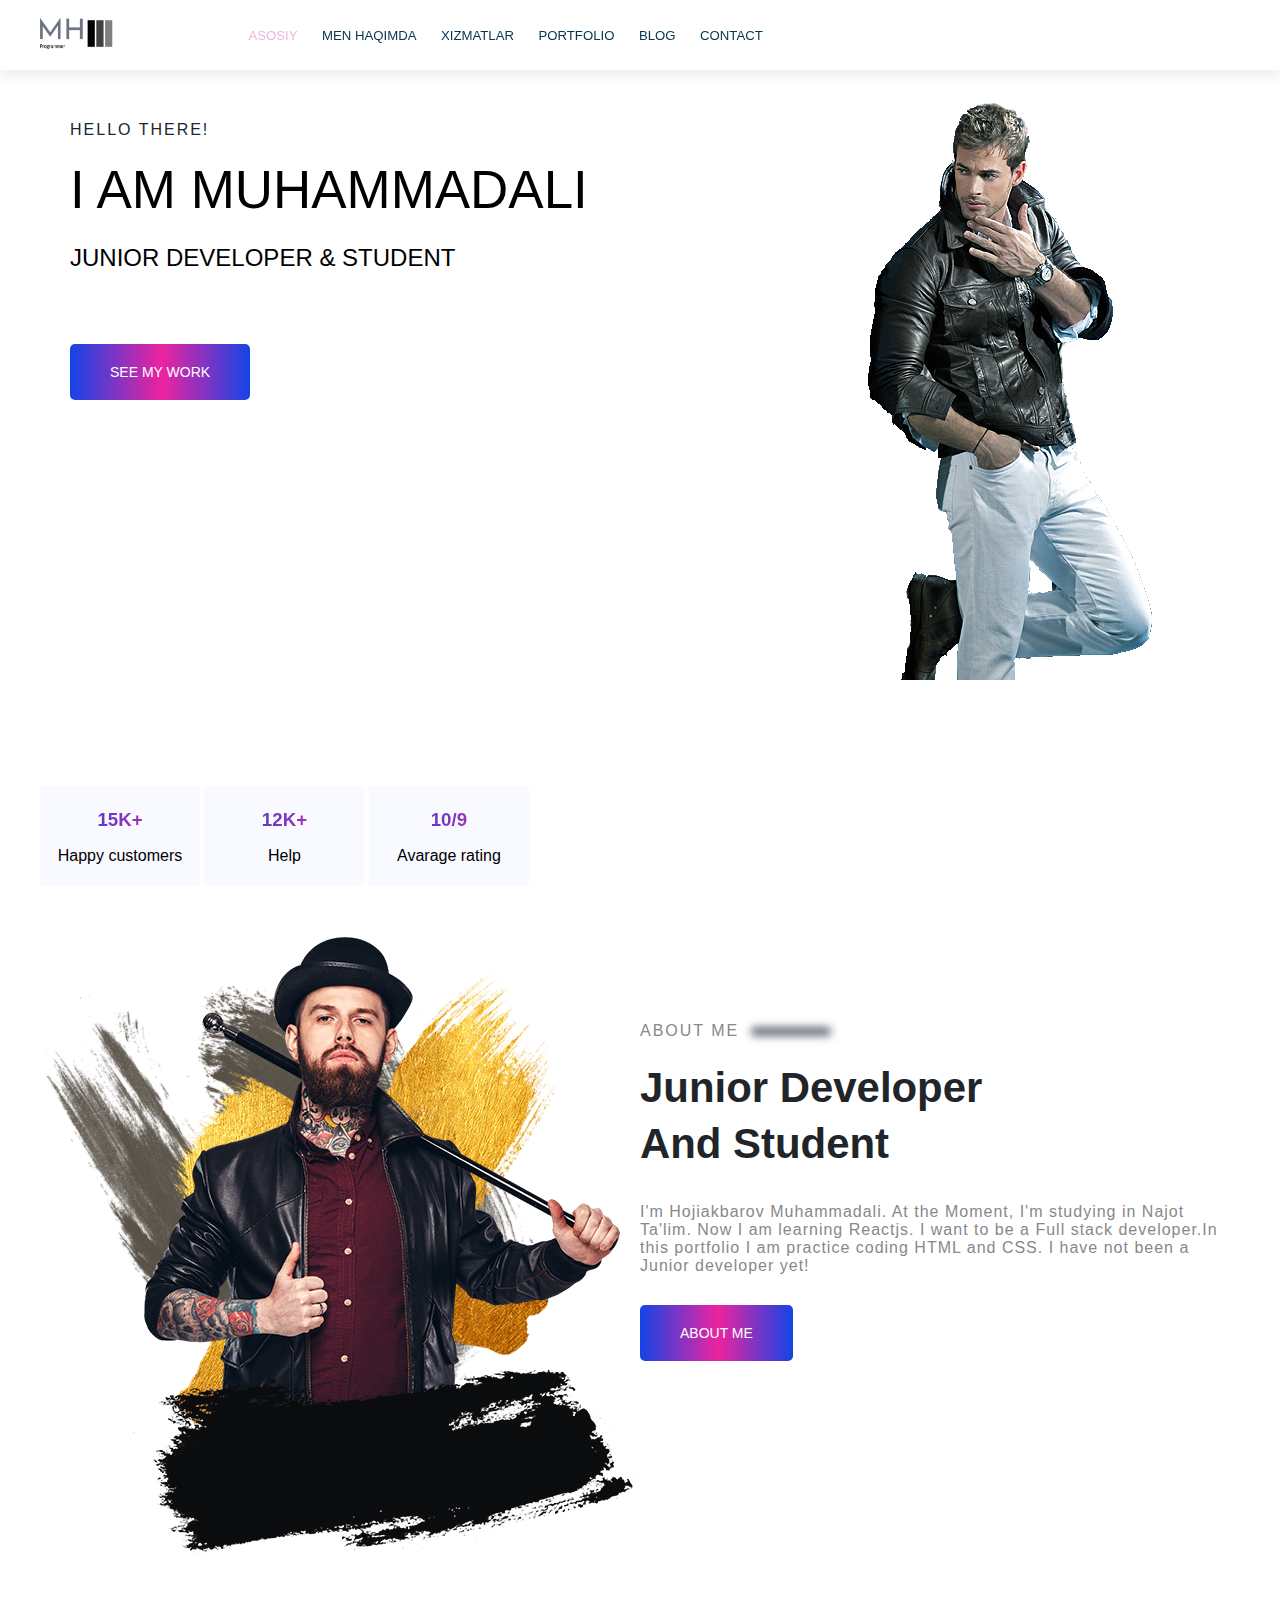
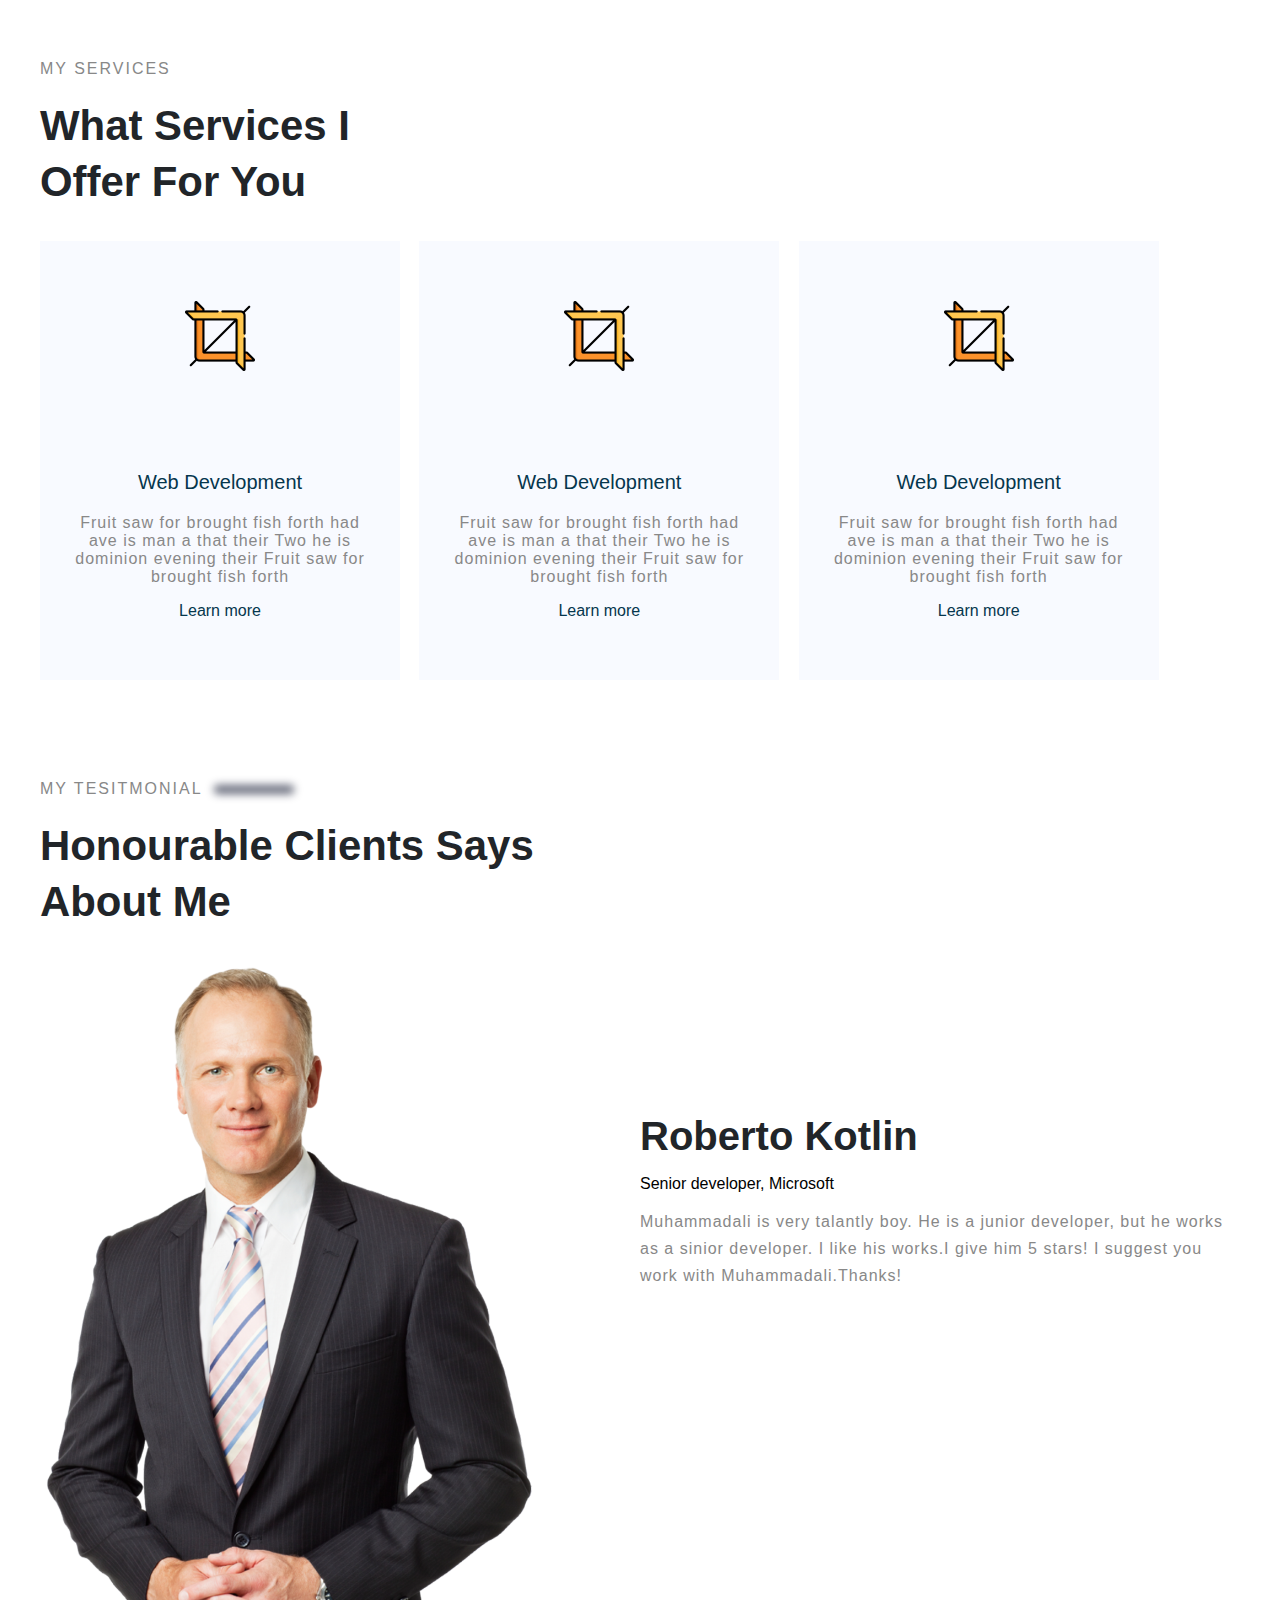
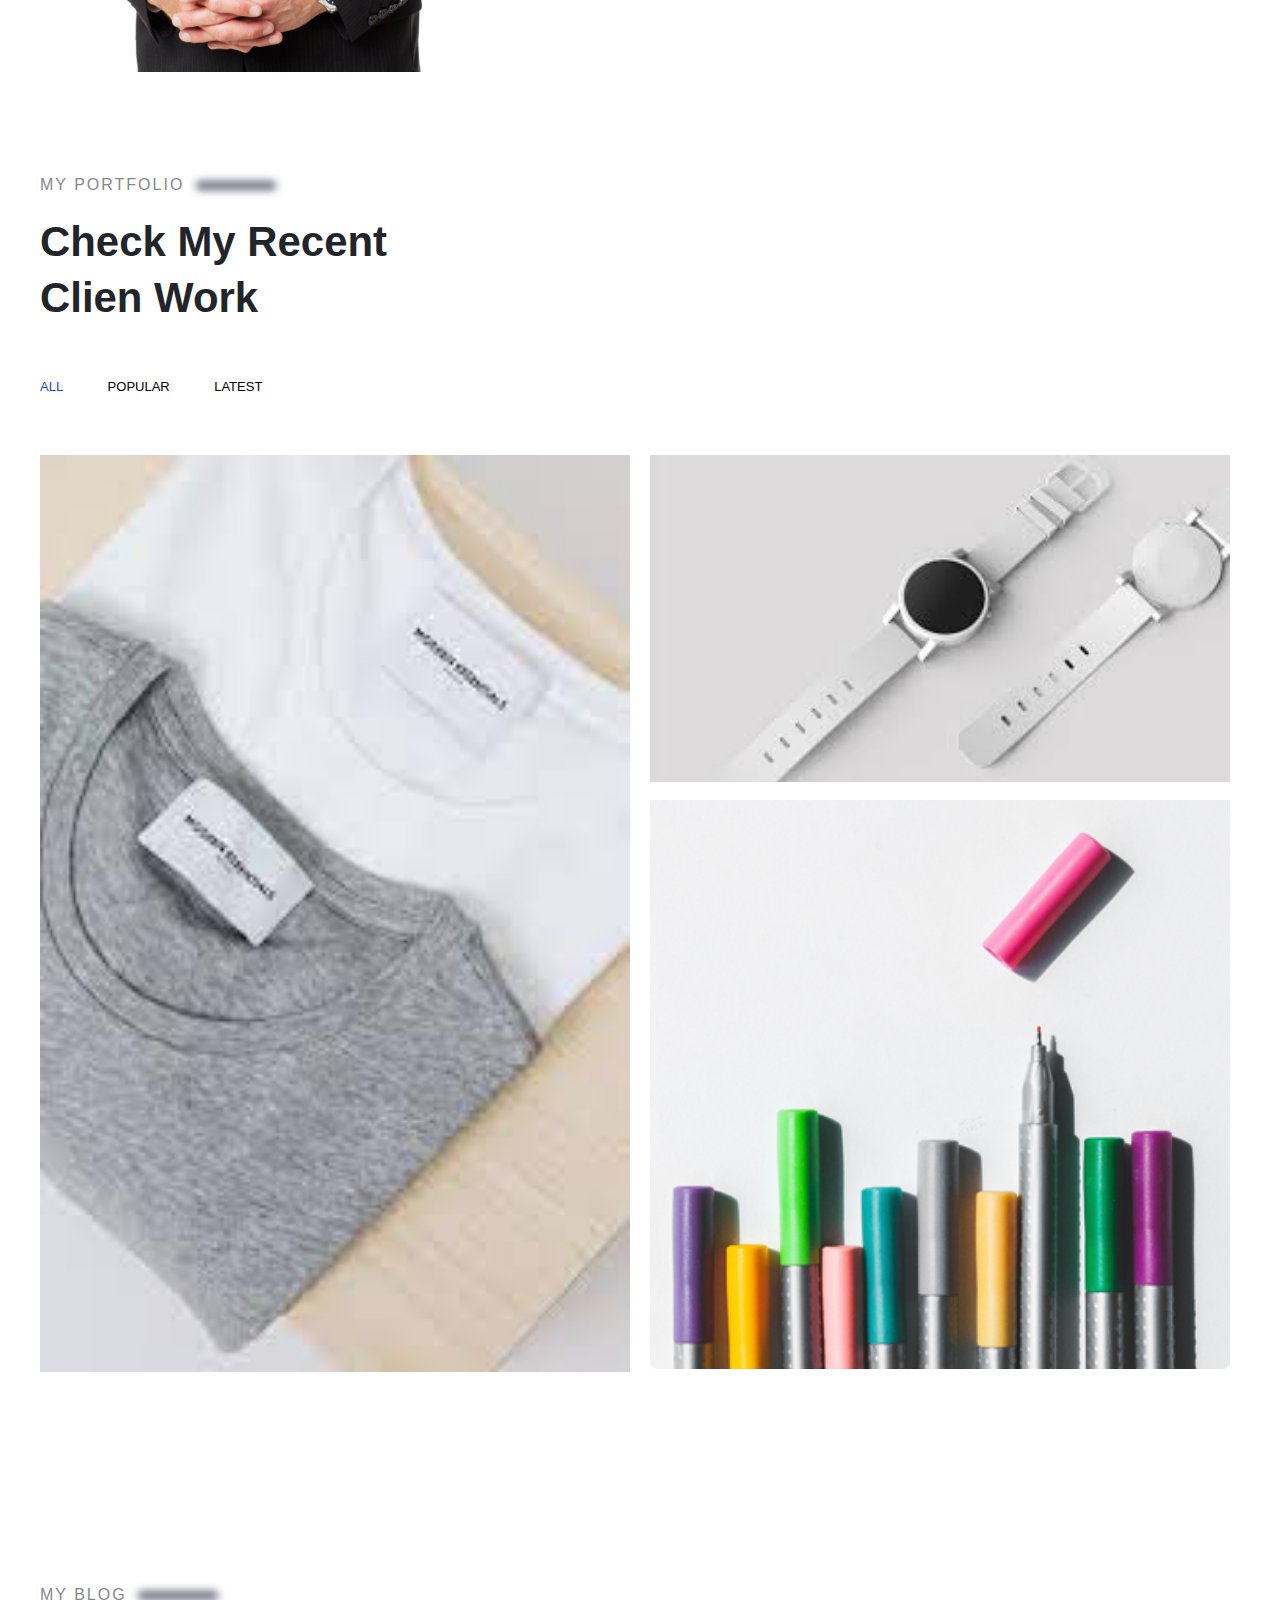
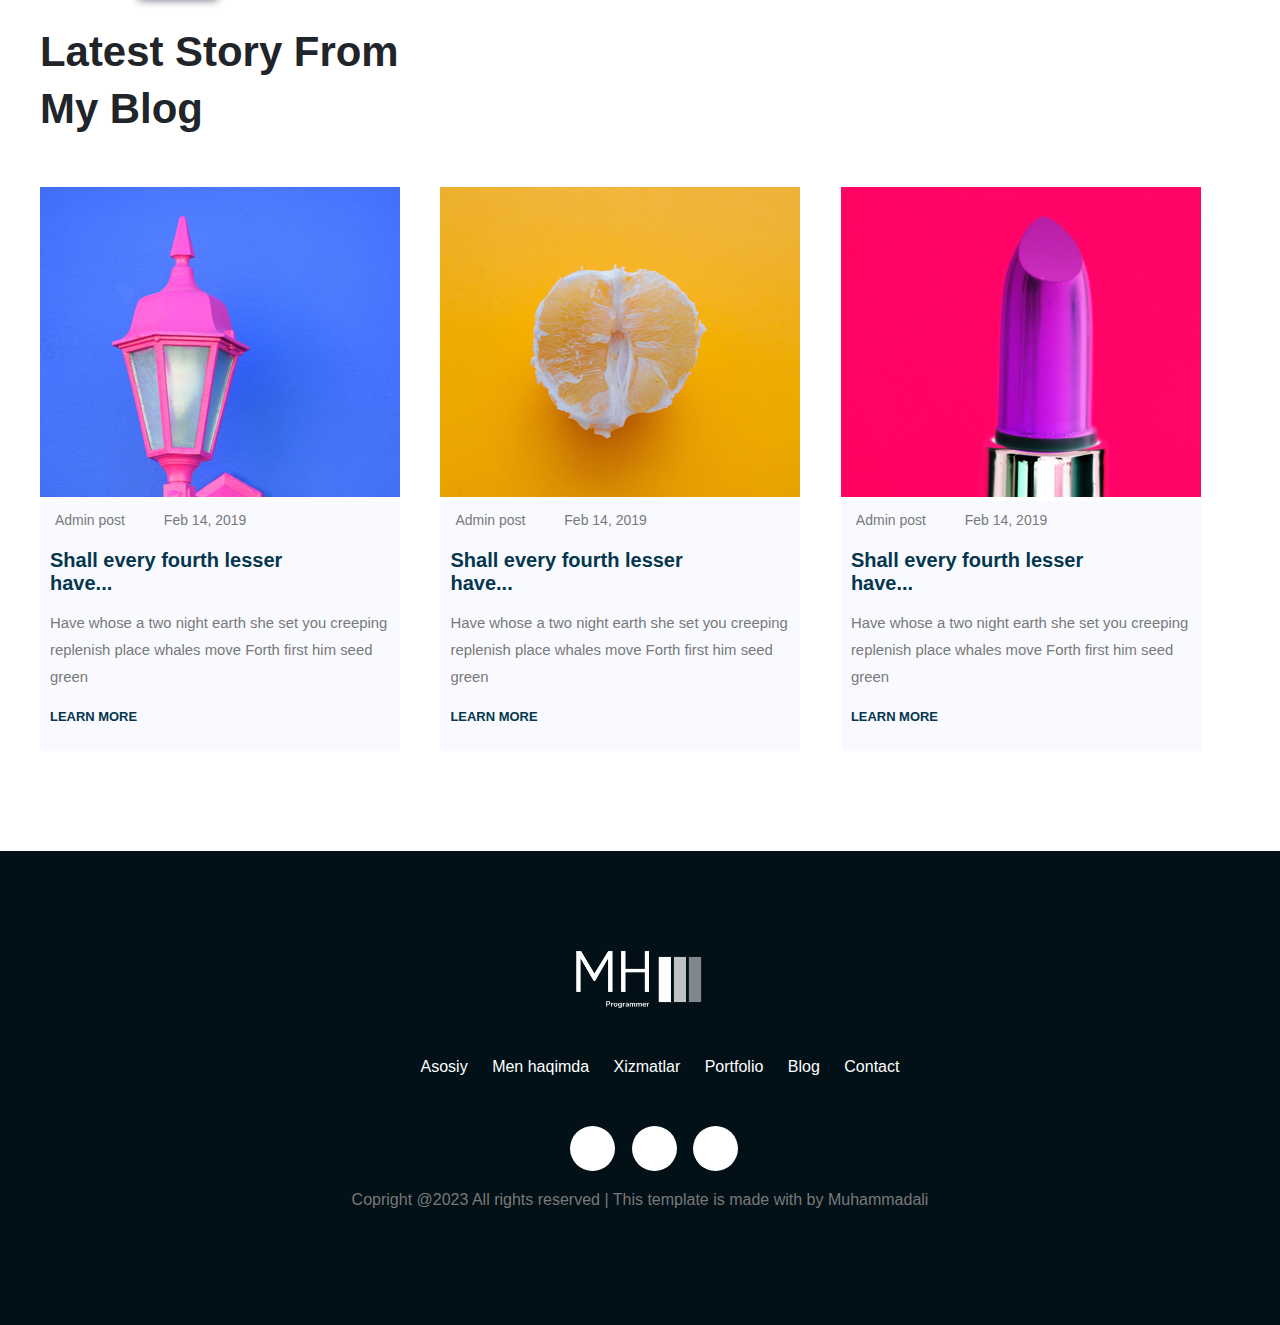
<file: index.html>
<!DOCTYPE html>
<html>
    <head>
        <meta name="viewport" content="width=device-width, initial-scale=1.0">
        <title>Portfolio</title>
        <link rel="stylesheet" href="./css_files/main.css">
        <link rel="stylesheet" href="./css_files/shared.css">
        <link rel="stylesheet" href="https://cdnjs.cloudflare.com/ajax/libs/font-awesome/5.15.2/css/all.min.css" integrity="sha512-HK5fgLBL+xu6dm/Ii3z4xhlSUyZgTT9tuc/hSrtw6uzJOvgRr2a9jyxxT1ely+B+xFAmJKVSTbpM/CuL7qxO8w==" crossorigin="anonymous" referrerpolicy="no-referrer" />
    </head>
    <body>
        <!-- Header section-->
       
        <header class="main-header">
            <div class="conteiner">
                <div class="main-header__brand">
                    <a href="./index.html" >
                        <img src="./images/mh-high-resolution-logo-color-on-transparent-background.png" alt="logo">
                    </a>
                </div>
               
                <nav class="main-navigation">
                    <ul class="main-navigation__items">
                        <li class="main-navigation__item active">
                            <a href="./index.html">Asosiy</a>
                        </li>
                        <li  class="main-navigation__item">
                            <a href="#">Men haqimda</a>
                        </li>
                        <li class="main-navigation__item">
                            <a href="#">Xizmatlar</a>
                        </li>
                        <li  class="main-navigation__item">
                            <a href="#">Portfolio</a>
                        </li>
                        <li  class="main-navigation__item">
                            <a href="#">Blog</a>
                        </li>
                        <li  class="main-navigation__item">
                            <a href="./contact.html">Contact</a>
                        </li>
                    </ul>
                </nav>
            </div>
        </header>
        
        <!-- /Header section-->

        <!-- Main section-->
        <div class="conteiner">  
         <section id="main-section" class="main-section">
            <div class="main-section__info">
                <h4 class="main-section__welcome to-uppercase">Hello there!</h4>
                <h1 class="main-section__introduction to-uppercase">I am Muhammadali</h1>
                <h3 class="main-section__position to-uppercase">Junior developer & student</h3>
                <div class="main-section__social-networks">
                    <a href="https://t.me/Odinokiy_Volk006">
                        <i class="fab fa-telegram"></i>
                    </a>
                    <a href="https://instagram.com/muhammad.ali06_24?igshid=ZDdkNTZiNTM=">
                        <i class="fab fa-instagram"></i>
                    </a>
                    <a href="https://youtube.com/@OFFICIALTHENXSTUDIOS">
                        <i class="fab fa-youtube"></i>
                    </a>
                </div>
                <button type="button" class="main-section__action to-uppercase section-button">
                    See my work
                </button>
            </div>
            <div class="main-section__image">
                <img src="./images/pngwing.com.png" alt="My image">
            </div>
        </section>
    </div>
        <div class="clearfix"></div>
        <!-- /Main section-->

        <!--statistics section-->
        <div class="conteiner">
            <section id="statistics" class="statistics">
                <div class="statistics__item">
                    <h3 class="statistics__numbers">
                        15K+
                    </h3>
                    <p class="statistics__title">
                        Happy customers
                    </p>
                </div>
                <div class="statistics__item">
                    <h3 class="statistics__numbers">
                        12K+
                    </h3>
                    <p class="statistics__title">
                        Help
                    </p>
                </div>
                <div class="statistics__item">
                    <h3 class="statistics__numbers">
                        10/9
                    </h3>
                    <p class="statistics__title">
                        Avarage rating
                    </p>
                </div>
            </section>
        </div>
        <!--/statistics section-->

        <!-- About me-->
       <div class="conteiner">
        <section id="about-me" class="about-me">
          <div class="about-me__image">
            <a href="index.html">
                <img src="./images/pngegg.png" alt="My image">
            </a>
          </div>
          <div class="about-me__info">
            <p class="section-title">About me <span class="blur-line"></span></p>
            <h2 class="section-subtitle">Junior developer <br> 
                and student</h2>
            <p class="section-info">I'm Hojiakbarov Muhammadali. At the Moment, I'm studying in Najot Ta'lim. Now I am learning Reactjs. I want to be a Full stack developer.In this portfolio I am practice  coding HTML and CSS. I have not been a Junior developer yet!  </p>
            <button type="button" class="section-button">
                about me
            </button>
          </div>

        </section>
       </div>
       <div class="clearfix"></div>
        <!-- /About me-->

        <!--Services section-->
        <div class="conteiner">
            <section id="services" class="services">
                <div class="services-info">
                    <p class="section-title">My services</p>
                    <h2 class="section-subtitle">What services I<br>
                         offer for you</h2>
                </div>
                <div class="services__item">
                    <img src="./images/s1.png" alt="Here is picture">
                    <h4>Web development</h4>
                    <p class="section-info">
                        Fruit saw for brought fish forth had ave is man a that their Two he is dominion evening their Fruit saw for brought fish forth
                    </p>
                    <a href="#">Learn more</a>
                </div>
                <div class="services__item">
                    <img src="./images/s1.png" alt="Here is picture">
                    <h4>Web development</h4>
                    <p class="section-info">
                        Fruit saw for brought fish forth had ave is man a that their Two he is dominion evening their Fruit saw for brought fish forth
                    </p>
                    <a href="#">Learn more</a>
                </div>
                <div class="services__item">
                    <img src="./images/s1.png" alt="Here is picture">
                    <h4>Web development</h4>
                    <p class="section-info">
                        Fruit saw for brought fish forth had ave is man a that their Two he is dominion evening their Fruit saw for brought fish forth
                    </p>
                    <a href="#">Learn more</a>
                </div>
            </section>
        </div>
        <div class="clearfix"></div>
        <!--/Services section-->

        <!--Clients section-->
       <div class="conteiner">
        <section id="clients" class="clients">
            <div class="clients__intro">
                <p class="section-title">My tesitmonial <span class="blur-line"></span></p>
                <h2 class="section-subtitle">Honourable clients says<br> 
                    About me</h2>
            </div>
            <div class="clients__info">
                <div class="clients__image">
                    <img src="./images/pngwing.com (2).png" alt="Clients image">
                </div>
                <div class="clients__thoughts">
                    <h4>Roberto Kotlin</h4>
                    <p class="title">Senior developer, Microsoft</p>
                    <P class="section-info rewiev">Muhammadali is very talantly boy. He is a junior developer, but he works as a sinior developer. I like his works.I give him 5 stars! I suggest you work with Muhammadali.Thanks!

                    </P>
                     <div class="clients-star">
                       
                        <i class="fas fa-star"></i>
                        <i class="fas fa-star"></i>
                        <i class="fas fa-star"></i>
                        <i class="fas fa-star"></i>
                        <i class="fas fa-star"></i>
                     </div>  
                </div>
            </div>
        </section>
       </div>
        <!--/Clients section-->
       <div class="clearfix"></div>
        <!--Portfolio section-->
        <div class="conteiner">
            <section id="portfolio" class="portfolio">
                <div class="section-title">
                    My Portfolio
                    <span class="blur-line"></span>
                </div>
                <div class="section-subtitle" >Check My Recent<br>
                    Clien work
                </div>
                <ul class="portfolio-filters">
                    <li  class="active">ALL</li>
                    <li>POPULAR</li>
                    <li>LATEST</li>
                </ul>
                <div class="portfolio-items">
                    <div class="portfolio-item portfolio-item-1">
                        <img src="./images/download.jpg" alt="image 1" class="portfolio-item__image">
                        <div class="portfolio-item__overlay"></div>
                        <div class="portfolio-item__info">
                            <h4>
                                <a href="#" >Portfolio image 1</a>
                            </h4>
                            <p>About work</p>
                        </div>
                    </div>
                    <div class="portfolio-item portfolio-item-2">
                        <img src="./images/images.jpg" alt="image 2" class="portfolio-item__image">
                        <div class="portfolio-item__overlay"></div>
                        <div class="portfolio-item__info">
                            <h4>
                                <a href="#" >Portfolio image 2</a>
                            </h4>
                            <p>About work</p>
                        </div>
                    </div>
                    <div class="portfolio-item portfolio-item-3">
                        <img src="./images/p6.jpg" alt="image 3" class="portfolio-item__image">
                        <div class="portfolio-item__overlay"></div>
                        <div class="portfolio-item__info">
                            <h4>
                                <a href="#" >Portfolio image 3</a>
                            </h4>
                            <p>About work</p>
                        </div>
                    </div>
                </div>
            </section>
        </div>
        <!--/Portfolio section-->

        <!--Blog section-->
        <div class="conteiner">
            <section id="blog" class="blog-section">
                <div class="section-title">
                    My Blog
                    <span class="blur-line"></span>
                </div>
                <div class="section-subtitle">
                    Latest Story From<br>
                    My Blog
    
                </div>
                <div class="blog-section__items">
                    <div class="blog-section__item">
                        <div class="blog-section__image">
                            <img src="./images/b1.jpg" alt="blog image 1">
                        </div>
                        <div class="blog-section__info">
                            <div class="blog-section__main-info">
                                <i class="fa fa-user"></i>
                                <span class="blog-section__athor">
                                    Admin post
                                </span>
                                <i class="fa fa-calendar"></i>
                                <span class="blog-section__date">
                                    Feb 14, 2019
                                </span>
                            </div>
                            <h3 class="blog-section__title">Shall every fourth lesser<br>
                                have...
                            </h3>
                            <p class="blog-section__description">
                                Have whose a two night earth she set you creeping replenish place whales move Forth first him seed green
                            </p>
                            <p class="blog-section__learn-more">
                                <a href="#">
                                    Learn more
                                </a>
                            </p>
                        </div>
                    </div>
                    <div class="blog-section__item">
                        <div class="blog-section__image">
                            <img src="./images/b2.jpg" alt="blog image 1">
                        </div>
                        <div class="blog-section__info">
                            <div class="blog-section__main-info">
                                <i class="fa fa-user"></i>
                                <span class="blog-section__athor">
                                    Admin post
                                </span>
                                <i class="fa fa-calendar"></i>
                                <span class="blog-section__date">
                                    Feb 14, 2019
                                </span>
                            </div>
                            <h3 class="blog-section__title">Shall every fourth lesser<br>
                                have...
                            </h3>
                            <p class="blog-section__description">
                                Have whose a two night earth she set you creeping replenish place whales move Forth first him seed green
                            </p>
                            <p class="blog-section__learn-more">
                                <a href="#">
                                    Learn more
                                </a>
                            </p>
                        </div>
                    </div>
                    <div class="blog-section__item">
                        <div class="blog-section__image">
                            <img src="./images/b3.jpg" alt="blog image 1">
                        </div>
                        <div class="blog-section__info">
                            <div class="blog-section__main-info">
                                <i class="fa fa-user"></i>
                                <span class="blog-section__athor">
                                    Admin post
                                </span>
                                <i class="fa fa-calendar"></i>
                                <span class="blog-section__date">
                                    Feb 14, 2019
                                </span>
                            </div>
                            <h3 class="blog-section__title">Shall every fourth lesser<br>
                                have...
                            </h3>
                            <p class="blog-section__description">
                                Have whose a two night earth she set you creeping replenish place whales move Forth first him seed green
                            </p>
                            <p class="blog-section__learn-more">
                                <a href="#">
                                    Learn more
                                </a>
                            </p>
                        </div>
                    </div>
                </div>
            </section>
        </div>
        <!--/Blog section-->

        <!-- Footer section-->
        <footer class="footer">
            <div class="conteiner">
                <div class="footer__brand">
                    <img src="./images/mh-low-resolution-logo-white-on-transparent-background.png" alt="Logo">
                </div>
                <nav class="footer__navigation">
                    <ul class="footer__navigation-items">
                        <li class="footer__navigation-item">
                            <a href="./index.html">Asosiy</a>
                        </li>
                        <li class="footer__navigation-item">
                            <a href="#">Men haqimda</a>
                        </li>
                        <li class="footer__navigation-item">
                            <a href="#">Xizmatlar</a>
                        </li>
                        <li class="footer__navigation-item">
                            <a href="#">Portfolio</a>
                        </li>
                        <li class="footer__navigation-item">
                            <a href="#">Blog</a>
                        </li>
                        <li class="footer__navigation-item">
                            <a href="./contact.html">Contact</a>
                        </li>
                    </ul>
                </nav>
                <ul class="footer__socials">
                    <li class="footer__social">
                        <a href="#">
                            <i class="fab fa-telegram"></i>
                        </a>
                    </li>
                    <li class="footer__social">
                        <a href="#">
                            <i class="fab fa-instagram"></i>
                        </a>
                    </li>
                    <li class="footer__social">
                        <a href="#">
                            <i class="fab fa-youtube"></i>
                        </a>
                    </li>
                </ul>
                <p class="footer__text">Copright @2023 All rights reserved | This template is made with by Muhammadali</p>
            </div>
        </footer>
        <!-- /Footer section-->
    </body>
</html>
</file>
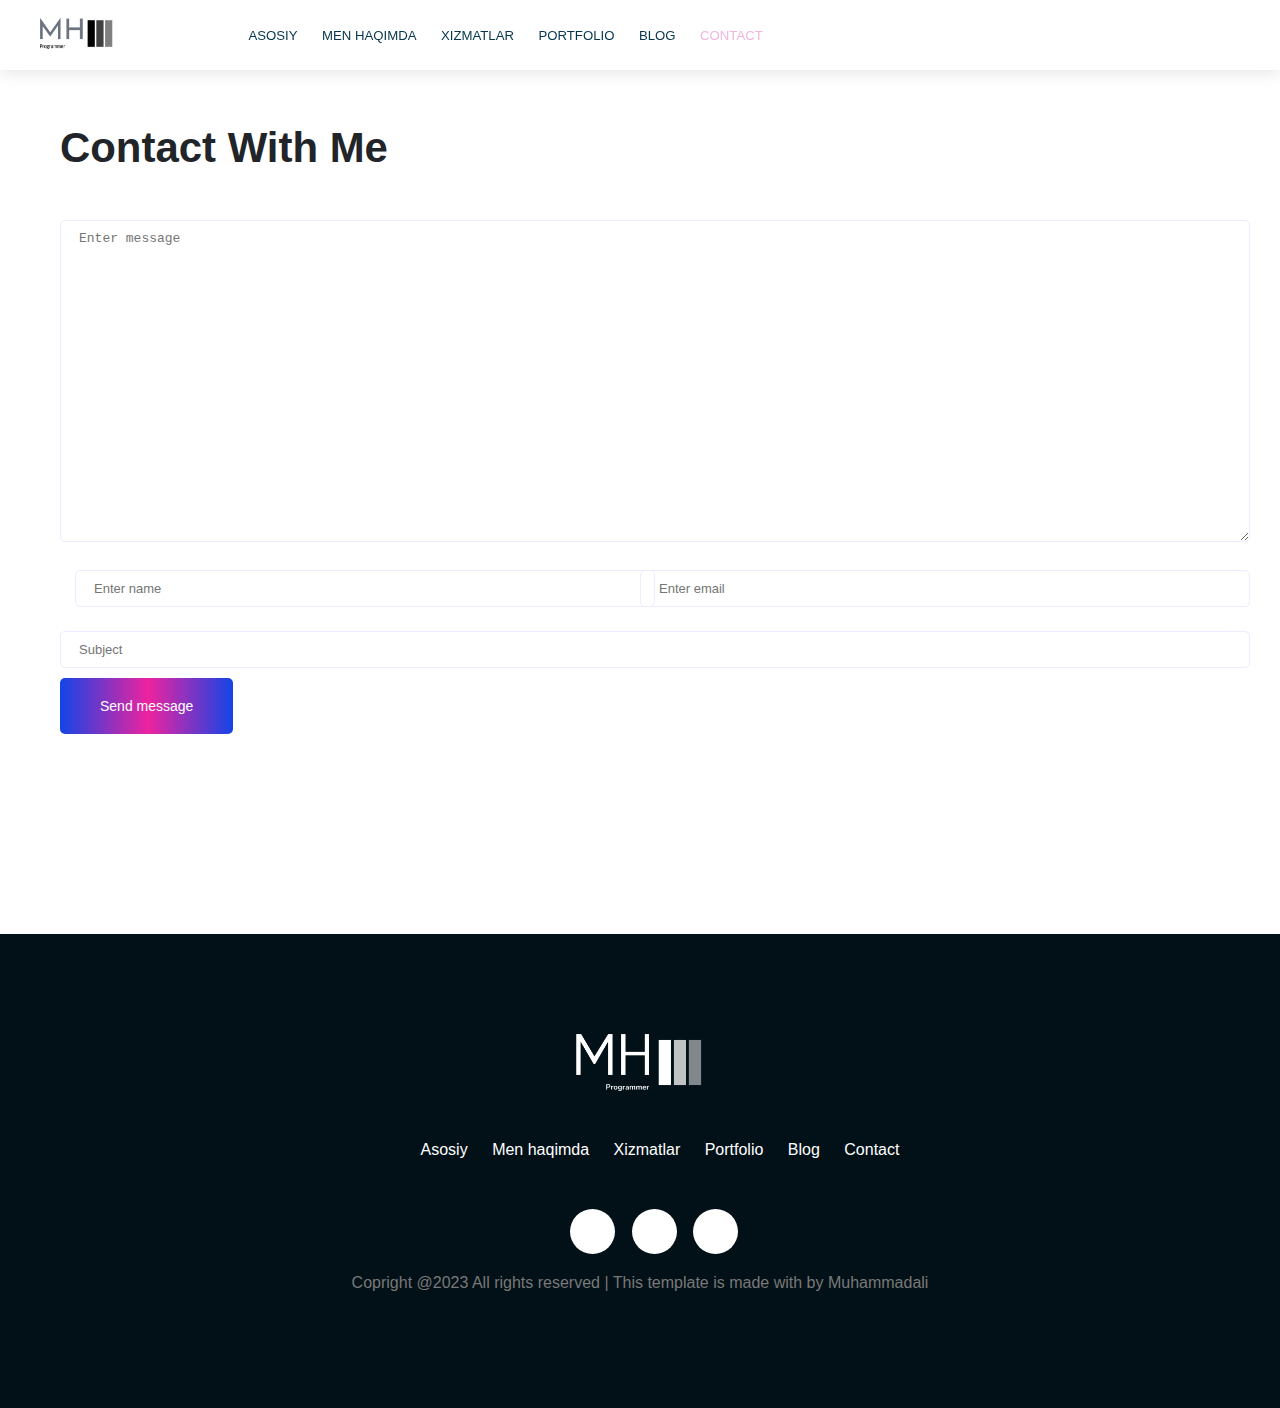
<file: contact.html>
<!DOCTYPE html>
<html>
    <head>
        <title>Portfolio-Contact</title>
        <link rel="stylesheet" href="./css_files/shared.css">
        <link rel="stylesheet" href="./css_files/contact.css">
        <link rel="stylesheet" href="https://cdnjs.cloudflare.com/ajax/libs/font-awesome/5.15.2/css/all.min.css" integrity="sha512-HK5fgLBL+xu6dm/Ii3z4xhlSUyZgTT9tuc/hSrtw6uzJOvgRr2a9jyxxT1ely+B+xFAmJKVSTbpM/CuL7qxO8w==" crossorigin="anonymous" referrerpolicy="no-referrer" />
    </head>
    <body>
        <!-- Header section-->
       
        <header class="main-header">
            <div class="conteiner">
                <div class="main-header__brand">
                    <a href="./index.html" >
                        <img src="./images/mh-high-resolution-logo-color-on-transparent-background.png" alt="logo">
                    </a>
                </div>
               
                <nav class="main-navigation">
                    <ul class="main-navigation__items">
                        <li class="main-navigation__item ">
                            <a href="./index.html">Asosiy</a>
                        </li>
                        <li  class="main-navigation__item">
                            <a href="#">Men haqimda</a>
                        </li>
                        <li class="main-navigation__item">
                            <a href="#">Xizmatlar</a>
                        </li>
                        <li  class="main-navigation__item">
                            <a href="#">Portfolio</a>
                        </li>
                        <li  class="main-navigation__item">
                            <a href="#">Blog</a>
                        </li>
                        <li  class="main-navigation__item active">
                            <a href="#">Contact</a>
                        </li>
                    </ul>
                </nav>
            </div>
        </header>
        
        <!-- /Header section-->

        <!--Form section-->
        <div class="conteiner">
            <section class="contact">
                <div class="section-subtitle">Contact with me</div>
                <form action="/server.php" method="get">
                    <textarea name="message" rows="20" placeholder="Enter message"></textarea>
                   <div class="half-row contact-firstname">
                        <input type="text " name="firstname" placeholder="Enter name">
                   </div>
                    <div class="half-row contact-email">
                        <input type="email" name="email" placeholder="Enter email">
                    </div>
                    <input type="text" name="subject" placeholder="Subject">
                    <button class="section-button contact__send" type="submit">Send message</button>
                </form>
            </section>
        </div>
        <!--/Form section-->
        
        <!-- Footer section-->
        <footer class="footer">
            <div class="conteiner">
                <div class="footer__brand">
                    <img src="./images/mh-low-resolution-logo-white-on-transparent-background.png" alt="Logo">
                </div>
                <nav class="footer__navigation">
                    <ul class="footer__navigation-items">
                        <li class="footer__navigation-item">
                            <a href="./index.html">Asosiy</a>
                        </li>
                        <li class="footer__navigation-item">
                            <a href="#">Men haqimda</a>
                        </li>
                        <li class="footer__navigation-item">
                            <a href="#">Xizmatlar</a>
                        </li>
                        <li class="footer__navigation-item">
                            <a href="#">Portfolio</a>
                        </li>
                        <li class="footer__navigation-item">
                            <a href="#">Blog</a>
                        </li>
                        <li class="footer__navigation-item">
                            <a href="./contact.html">Contact</a>
                        </li>
                    </ul>
                </nav>
                <ul class="footer__socials">
                    <li class="footer__social">
                        <a href="#">
                            <i class="fab fa-telegram"></i>
                        </a>
                    </li>
                    <li class="footer__social">
                        <a href="#">
                            <i class="fab fa-instagram"></i>
                        </a>
                    </li>
                    <li class="footer__social">
                        <a href="#">
                            <i class="fab fa-youtube"></i>
                        </a>
                    </li>
                </ul>
                <p class="footer__text">Copright @2023 All rights reserved | This template is made with by Muhammadali</p>
            </div>
        </footer>
        <!-- /Footer section-->

    </body>
</html>
</file>
<file: css_files/main.css>
/*Main section styles*/

.main-section > div{
    width:50%;
    float:left;
}
.main-section__image{
    text-align: right;
   
    
}

.main-section{
    padding:6.25rem 1.875rem;
}

.main-section__welcome{
    font-size: 1rem;
    font-weight: 400;
    color: #212529;
    margin-bottom: 1.25rem;
    letter-spacing: 2px;
}
.main-section__introduction{
    font-size: 3.31rem;
    font-weight:500;
    color:inherit;
    margin-bottom:1.25rem;
    margin-top:1.25rem;

}
.main-section__position{
    font-size: 1.5rem;
    font-weight:300;
    color:inherit;

}
.main-section__social-networks a{
    padding-right: 1rem;
    color: #8FA1AA;
    display:inline-block;
    cursor:pointer;
    font-size: 1.25rem;


}

.main-section__social-networks a:hover i{
    color:#1C44E4
}
.main-section__action{
    margin-top:1.87rem;
    
}

/* Statistics section*/

.statistics{
    padding-top: 6.35rem;
}
.statistics__item{
    text-align: center;
    padding:0.3rem 0.625rem;
    background-color: #F8FAFF;
    display: inline-block;
    width:140px;
}

.statistics__numbers{
    font-weight:27px;
    margin-bottom:5px;
    background:linear-gradient(90deg, #1345e6 0%, #ed239f 100% );
    background-clip:inherit;
    -webkit-background-clip: text;
    -webkit-text-fill-color: transparent;

}

/* About me section*/

.about-me >div{
    width:50%;
    float: left;
}
.about-me{
    margin-top:3.125rem;
}
.about-me__info button{
    margin-top:0.93rem;
    display:inline-block;
    text-transform: uppercase;
}
.about-me__info{
    margin-top:4.375rem;
  
}

/* Services section*/
.services{
    margin-top:6.25rem;
}

.services__item{
    width:25%;
    display: inline-block;
    padding:3.75rem 1.875rem;
    text-align:center;
    margin-right:0.93rem;
    background-color: #F8FAFF;
    

}
.services__item img{
    margin-bottom:4.375rem;
    
}
.services__item h4{
    margin-bottom:1.25rem;
    color:#05364d;
    font-size:1.25rem;
    font-weight:500;
    text-transform: capitalize;
}
.sevices__item p{
    margin-bottom: 1rem;
}
.services__item a{
    text-decoration: none;
    margin-top:2.5rem;
    color:#05364d
}
.services__item:hover{
    background-color:#5f30ff;
}
.services__item:hover h4,
.services__item:hover p,
.services__item:hover a{
    color: white;
}
/*clients section*/

.clients__intro{
    margin-top: 6.25rem;
    margin-bottom:1.875rem;

}
.clients__info>div{
    width:50%;
    float:left;

}
.clients__image img{
    width:500px;
}

.clients__thoughts{
    padding-top:6.25rem;
}
.clients__thoughts h4{
    font-size:2.5rem;
    margin-bottom:4px;
    color:#212529;

}
.clients-thoughts p.title{
    font-family:system-ui, -apple-system, BlinkMacSystemFont, 'Segoe UI', Roboto, Oxygen, Ubuntu, Cantarell, 'Open Sans', 'Helvetica Neue', sans-serif
    
}
.clients__thoughts p.rewiev{
    line-height:1.68rem;
}

.clients-star{
    color:#FFD805
}

/* portfolio section styles*/

.portfolio{
    padding:6.25rem 0px;

}

.portfolio-filters{
    list-style: none;
    padding-left: 0;
    margin-top:3.125rem;
}

.portfolio-filters li{
    display:inline-block;
    margin-right:2.5rem;
    font-size:0.8125rem;
    font-weight:400;
    text-transform: uppercase;
}
.portfolio-filters li:hover,
.portfolio-filters li.active{
    color:#1345e6;
}

.portfolio-items{
    position:relative;
    margin-top:3.125rem;
    

}
.portfolio-item{
    position:relative;
    display:inline-block;
    cursor:pointer;
    width:50%;
    padding:0.625rem;
    box-sizing: border-box;

}
.portfolio-item-1{
    padding-left: 0;
}
.portfolio-item-2{
    position:absolute;
    top:0;
    right:0;

}
.portfolio-item-3{
    position:absolute;
    top:345px;
    right:0;

}
.portfolio-item__image{
    width:100%;
    

}
.portfolio-item__overlay{
    position:absolute;
    width:100%;
    height:100%;
    top:0;
    left:0;
    background-color: blue;
    opacity:0.4;
    visibility:hidden;
    z-index:1;
}
.portfolio-item__info{
    position:absolute;
    bottom:44px;
    left:80px;
    color:white;
    visibility: hidden;
    z-index: 1;
}
.portfolio-item__info a{
    color:white;
    text-decoration:none;
}

.portfolio-item:hover .portfolio-item__overlay{
    visibility:visible;
    top:20px;
    left:20px;

}
.portfolio-item:hover .portfolio-item__info{
    visibility: visible;
    bottom:24px;
    left:60px;
}

/*Blog section style*/

.blog-section{
    padding-top:100px;

}
.blog-section__items{
    margin-top:3.125rem;

}
.blog-section__item{
    display:inline-block;
    width: 30%;
    margin-right:3%;
    box-sizing: border-box;
}

.blog-section__item:hover{
    box-shadow: 0px 10px 20px rgb(5 54 77 /10%);
}
.blog-section:hover .blog-section__info{
    background-color:white;
}
.blog-section__image img{
    width:100%;
}
.blog-section__info{
    background-color:#F8FAFF;
    padding:0.625rem;
    color:#797979;
}
.blog-section__main-info span{
    font-size:0.875rem;
    margin-right:1.875rem;
    font-weight:lighter;
}
.blog-section__main-info i{
    margin-right:0.31rem;

}

.blog-section__title{
    font-size:1.25rem;
    margin-top:1.25rem;
    margin-bottom:0.93rem;
    color:#05364d;
    font-weight:700;
}

.blog-section__description{
    font-size:0.93rem;
    font-weight:lighter;
    line-height:1.6875rem;
}

.blog-section__learn-more a{
    font-size:0.81rem;
    font-weight:700;
    text-transform: uppercase;
    color:#05364d
}

.blog-section__learn-more a{
    text-decoration:none;
}

.blog-section__learn-more:hover a{
    color:#ed239f;
}


@media only screen and (max-width:981px){
    /*Main section*/

    .main-section__image{
        display:none;
    }

    .main-section > div{
        width:100%;
    }

    /*Statistics section*/

    .statistics{
        padding-top:1rem;
        text-align:center;
    }

        /*About-me section*/

        .about-me{
            margin-top: 1.5rem;
        }
        .about-me > div{
            width:100%;
        }
        .about-me__image img {
            display:none;
        }

        /*Services section*/

        .services{
            margin-top:1.5rem;
        }

        .services__item{
            width:40%;
            margin-bottom:20px;
    
        }

        /*Clients info*/

    .clients__info>div{
        width:100%;
        float:none;
    }

    /*Blog section*/
    .blog-section{
        padding:3.5rem 0;
    }

    .blog-section__item{
        width:45%;
        margin-right:0;
        margin-bottom:20px;

    }
        


}

@media only screen and (max-width:767px) {

    /*Main section*/
    
    .main-section__action{
        display:none;
    }
   

    /*Statictics section*/

    .statistics__item{
        width:100%;
        margin-bottom:20px;
        box-sizing:border-box;
    }



    /*Services section*/

    
    .services__item{
        width:100%;
        margin-right:0;
        margin-bottom:20px;

    }

    
    
    /*Portfolio section*/

    .portfolio{
        padding:3.5rem 0;
    }
    .portfolio-item{
        width:100%;
    }
    .portfolio-item-2,
    .portfolio-item-3{
        position:static;
    }

    /*Blog section*/

    .blog-section__item{
        width:100%;
        margin-right:0;
        margin-bottom:20px;

    }
}
</file>
<file: css_files/shared.css>
/* Core styles*/
body{
    font-family: sans-serif;
    margin:0;
    
}

.conteiner{
    width:1200px;
    margin:0 auto;
}

.to-uppercase{
    text-transform: uppercase;
}

.clearfix{
    clear:both;
}

.section-title{
    text-transform: uppercase;
    color:#888888;
    letter-spacing: 2px;
    font-weight:500;
    margin-bottom:0.625rem;
    font-size:1rem;
}
.section-subtitle{
    text-transform: capitalize;
    margin-bottom:1.875rem;
    margin-top: 1.25rem;
    color:#212529;
    font-weight:  700;
    font-size:2.62rem;
    line-height:3.52rem;
}
.section-info{
    color: #888;
    margin-bottom:1rem;
    letter-spacing:1px;
    font-size:1rem;

}
.section-button{
    border:none;
    padding:1.25rem 2.5rem;
    background-size:200% auto;
    background: linear-gradient(to right, #1345e6 0%, #ed239f 51%, #1345e6 100%);
    border-radius: 5px;
    font-size:0.875rem;
    text-align:center;
    color:#FFFFFF;
    cursor:pointer;
    
}

.section-button:hover {
    background: linear-gradient(to right, #1345e6 0%, #ed239f 0%, #1345e6 100%)
}

.blur-line{
    display: inline-block;
    width:80px;
    height:4px;
    margin-left:0.32rem;
    background-color: rgba(000,06,33,0.6);
    filter:blur(4px);
    border-radius: 4px;
    padding-bottom:5px;

}
/* Main header styles*/
.main-header{
    position:fixed;
    top:0px;
    left:0px;
    width:100%;
   
    background-color:white;
    box-shadow:0px 3px 16px 0px rgb(0 0 0 /10%);
    z-index:10;
    
}

.main-header__brand img{
    width:74px;
    padding-right: 5rem;

}
.main-header__brand{
    display:inline-block;
    vertical-align: middle;
    margin-top:16px;
    margin-bottom:16px;
}
.main-navigation{
    display: inline-block;
    vertical-align: middle;
}
.main-navigation__item{
    display: inline-block;
    padding:0.625rem;
}
.main-navigation__item a{
    text-transform: uppercase;
    text-decoration: none;
    color:#05364d;
    font-size:0.825rem;
    font-weight: 500;
}
.main-navigation__item a:hover{
    color:#efb6df
}
.main-navigation__item.active a{
    color:#efb6df;
}


/*Footer section style*/

.footer{
    padding:100px 0;
    margin-top:100px;
    background-color:#021017;
    text-align:center;
}

.footer__brand img{
    width:128px;
    padding-bottom:30px;
}
.footer__navigation-items{
    margin-bottom:50px;
}
.footer__navigation-item{
    display:inline-block;
    padding:0 10px;
}

.footer__navigation-item a{
    color:white;
    text-decoration:none;
}

.footer__social{
    display:inline-block;
    width:45px;
    height:45px;
    line-height:45px;
    text-align:center;
    background:white;
    border-radius:36px;
    color:#05364d;
    font-size:1rem;
    margin-right:12px;
}

.footer__social a{
    color:#021017;
}

.footer__social:hover{
    background: linear-gradient(90deg, #1345e6 0%, #ed239f 100%)
}
.footer__social:hover i{
    color:white;
}

.footer__text{
    color:#797979;
}

/*Responsive Web Design*/
@media only screen and (max-width:981px){

    .conteiner{
        width:90%;
    }

    .main-navigation{
        display:none;
    }
    .footer__navigation{
        display:none;
    
    }

    .footer{
        margin-top:1.5rem;
        
    }

    .footer__socials{
        padding:0;
    }
}


@media only screen and (max-width:767px) {
    .conteiner{
        width:92%;
    }

 

   
        
}
</file>
<file: css_files/contact.css>
.contact{
    padding:100px 20px;
}

input, textarea{
    width:100%;
    padding:10px;
    margin-bottom:10px;
    margin-top: 14px;
    border:1px solid #f0e9ff;
    border-radius:5px;
    padding-left:18px;
    font-size:13px;
    background:transparent;
    color:#495057;

}
textarea:focus,
input:focus{
    outline:0;
}
.half-row{
    width:50%;
    float:left;
    box-sizing: border-box;
}
.contact-firstname{
    padding-right:15px;
    padding-left:15px;
}

.contact-send{
    margin-top:30px;
}

@media only screen and (max-width:981px){
    .half-row{
        width:100%;
    }

    .contact-firstname{
        padding:0;
    }
}
</file>
